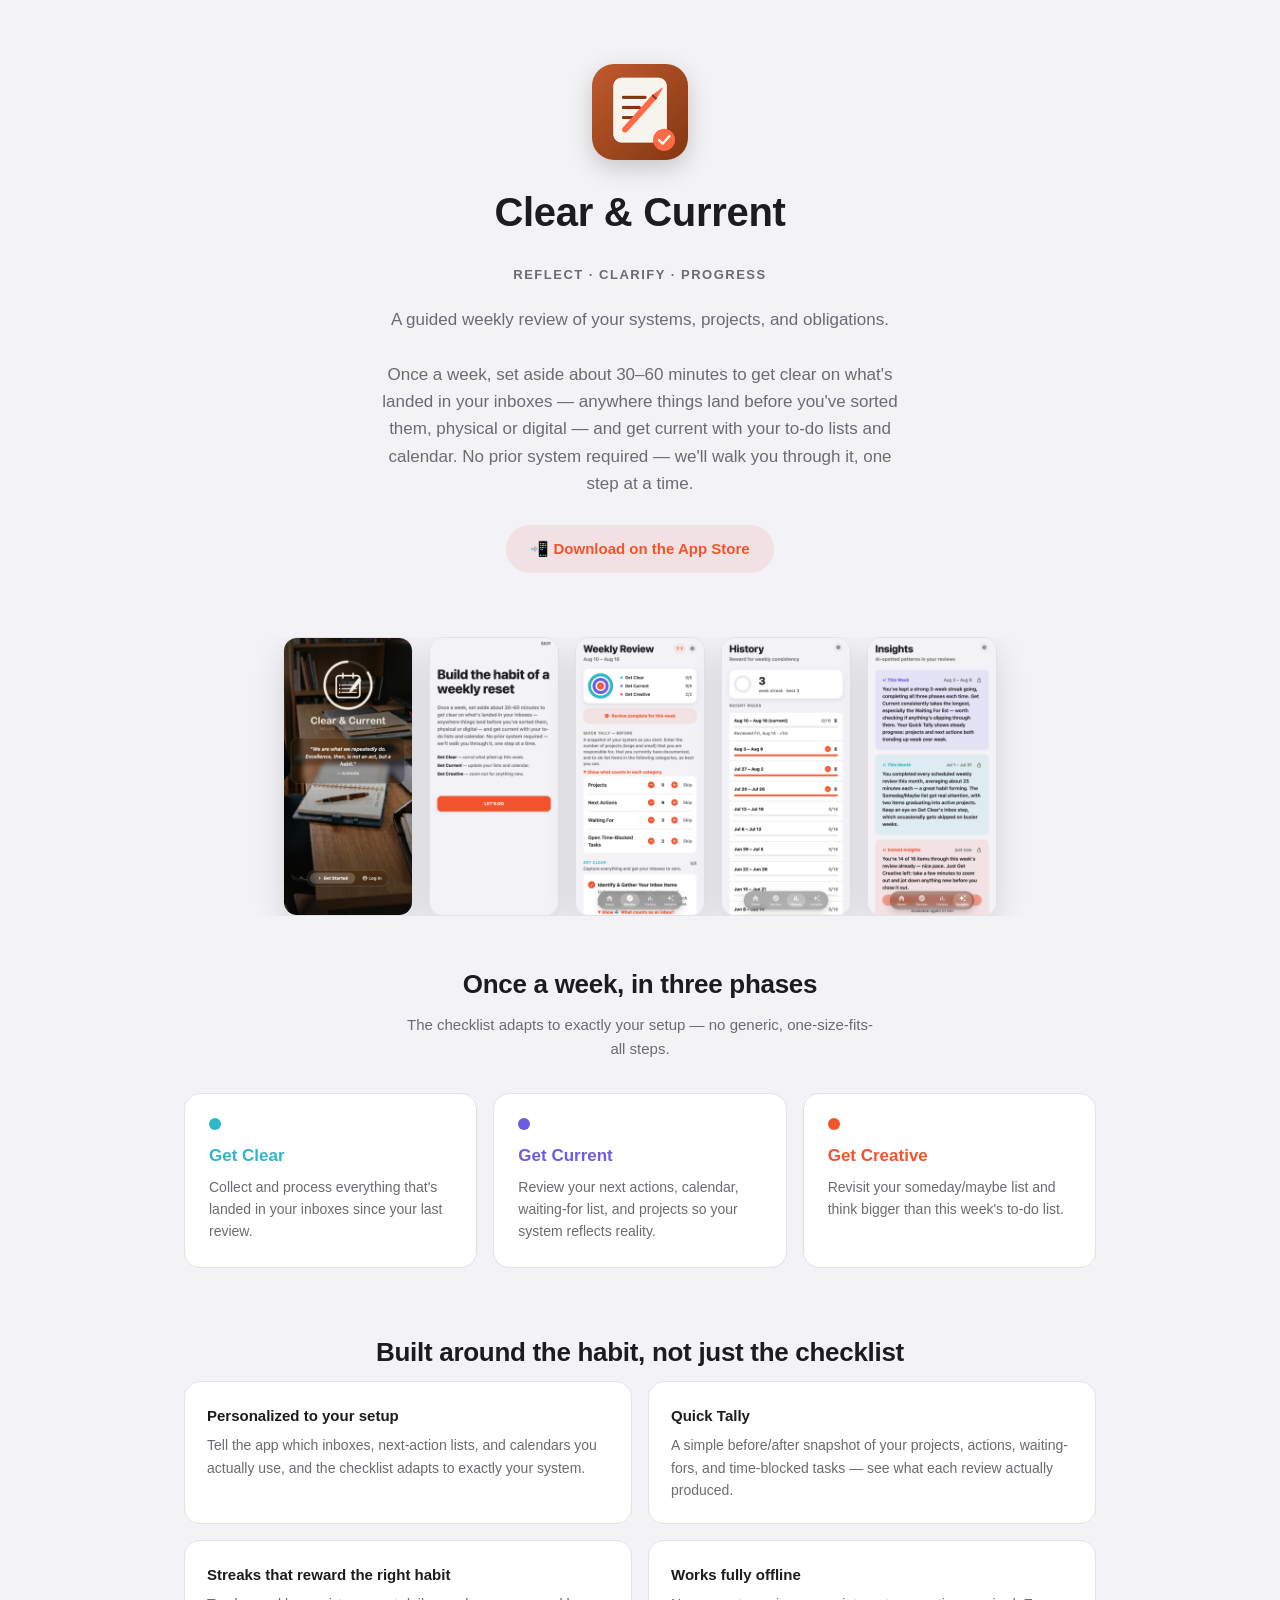
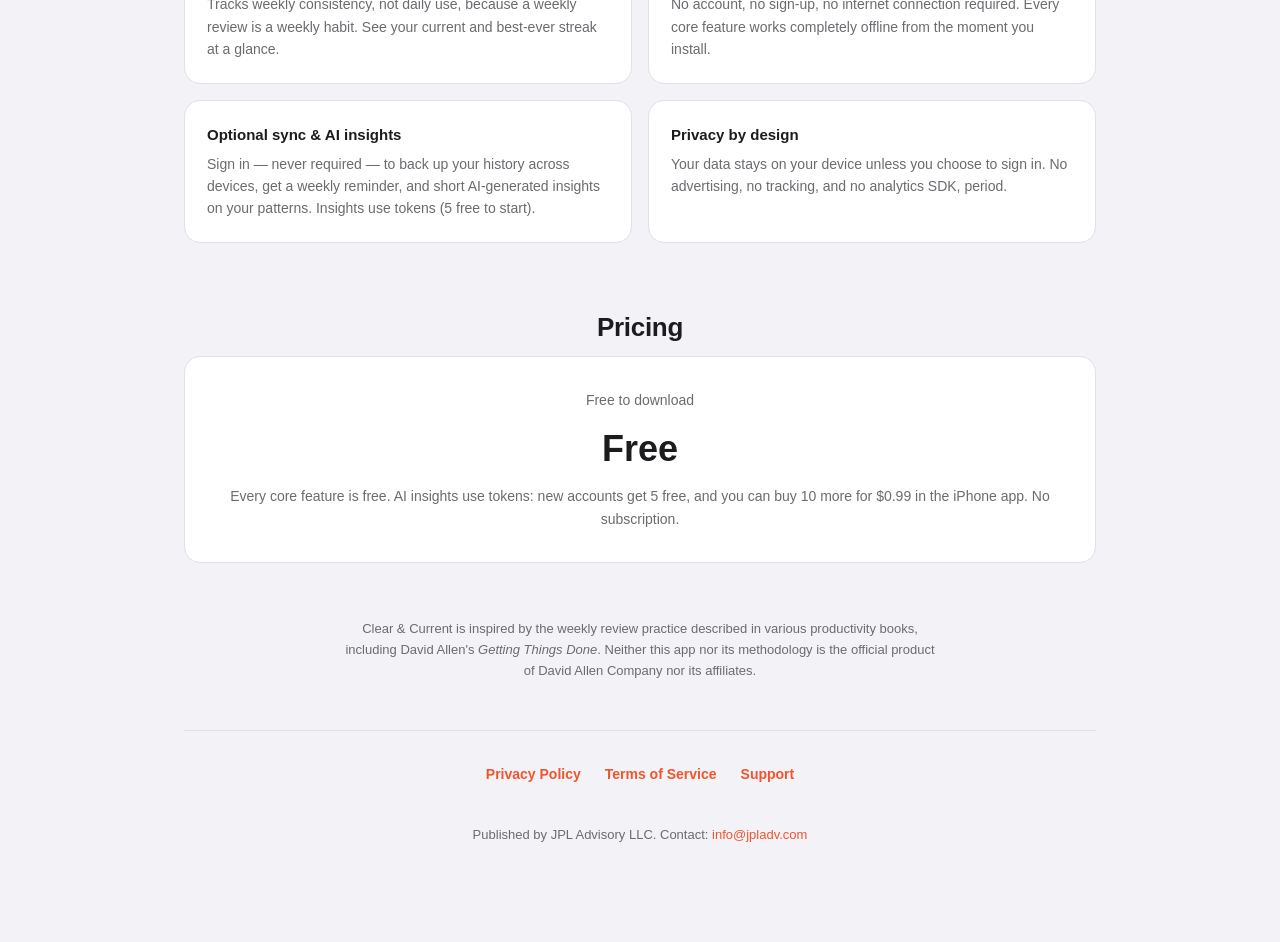
<file: index.html>
<!doctype html>
<html lang="en">
<head>
<meta charset="utf-8" />
<meta name="viewport" content="width=device-width, initial-scale=1" />
<title>Clear & Current — A guided weekly review</title>
<meta name="description" content="Clear & Current is a guided weekly review of your systems, projects, and obligations. Works fully offline. No account required." />
<link rel="icon" href="favicon-32.png" />
<link rel="stylesheet" href="style.css" />
</head>
<body>
<div class="marketing-wrap">

  <div class="hero">
    <img class="app-icon" src="icon-180.png" alt="Clear & Current app icon" />
    <h1>Clear & Current</h1>
    <p class="tagline">Reflect · Clarify · Progress</p>
    <p class="pitch">
      A guided weekly review of your systems, projects, and obligations.
    </p>
    <p class="pitch">
      Once a week, set aside about 30–60 minutes to get clear on what's landed in your inboxes —
      anywhere things land before you've sorted them, physical or digital — and get current with
      your to-do lists and calendar. No prior system required — we'll walk you through it, one
      step at a time.
    </p>
    <a class="badge badge-link" href="https://apps.apple.com/us/app/clear-current/id6801531441">📲 Download on the App Store</a>
  </div>

  <div class="screenshots">
    <img src="screenshots/screenshot-cover.png" alt="Clear & Current cover screen" />
    <img src="screenshots/screenshot-intro.png" alt="Clear & Current onboarding screen" />
    <img src="screenshots/screenshot-review.png" alt="Clear & Current weekly review screen, complete" />
    <img src="screenshots/screenshot-history.png" alt="Clear & Current weekly streak history" />
    <img src="screenshots/screenshot-insights.png" alt="Clear & Current AI-generated insights" />
  </div>

  <h2 class="section-title">Once a week, in three phases</h2>
  <p class="section-subtitle">The checklist adapts to exactly your setup — no generic, one-size-fits-all steps.</p>
  <div class="phases">
    <div class="phase-card phase-clear">
      <div class="phase-dot"></div>
      <h3>Get Clear</h3>
      <p>Collect and process everything that's landed in your inboxes since your last review.</p>
    </div>
    <div class="phase-card phase-current">
      <div class="phase-dot"></div>
      <h3>Get Current</h3>
      <p>Review your next actions, calendar, waiting-for list, and projects so your system reflects reality.</p>
    </div>
    <div class="phase-card phase-creative">
      <div class="phase-dot"></div>
      <h3>Get Creative</h3>
      <p>Revisit your someday/maybe list and think bigger than this week's to-do list.</p>
    </div>
  </div>

  <h2 class="section-title">Built around the habit, not just the checklist</h2>
  <div class="features">
    <div class="feature-card">
      <h3>Personalized to your setup</h3>
      <p>Tell the app which inboxes, next-action lists, and calendars you actually use, and the checklist adapts to exactly your system.</p>
    </div>
    <div class="feature-card">
      <h3>Quick Tally</h3>
      <p>A simple before/after snapshot of your projects, actions, waiting-fors, and time-blocked tasks — see what each review actually produced.</p>
    </div>
    <div class="feature-card">
      <h3>Streaks that reward the right habit</h3>
      <p>Tracks weekly consistency, not daily use, because a weekly review is a weekly habit. See your current and best-ever streak at a glance.</p>
    </div>
    <div class="feature-card">
      <h3>Works fully offline</h3>
      <p>No account, no sign-up, no internet connection required. Every core feature works completely offline from the moment you install.</p>
    </div>
    <div class="feature-card">
      <h3>Optional sync &amp; AI insights</h3>
      <p>Sign in — never required — to back up your history across devices, get a weekly reminder, and short AI-generated insights on your patterns. Insights use tokens (5 free to start).</p>
    </div>
    <div class="feature-card">
      <h3>Privacy by design</h3>
      <p>Your data stays on your device unless you choose to sign in. No advertising, no tracking, and no analytics SDK, period.</p>
    </div>
  </div>

  <h2 class="section-title">Pricing</h2>
  <div class="pricing-card">
    <div class="price-note">Free to download</div>
    <div class="price">Free</div>
    <div class="price-note">Every core feature is free. AI insights use tokens: new accounts get 5 free, and you can buy 10 more for $0.99 in the iPhone app. No subscription.</div>
  </div>

  <p class="disclaimer">
    Clear & Current is inspired by the weekly review practice described in various productivity
    books, including David Allen's <em>Getting Things Done</em>. Neither this app nor its
    methodology is the official product of David Allen Company nor its affiliates.
  </p>

  <div class="marketing-footer">
    <div class="footer-links">
      <a href="privacy-policy.html">Privacy Policy</a>
      <a href="terms.html">Terms of Service</a>
      <a href="support.html">Support</a>
    </div>
    <footer>Published by JPL Advisory LLC. Contact: <a href="mailto:info@jpladv.com">info@jpladv.com</a></footer>
  </div>

</div>
</body>
</html>
</file>
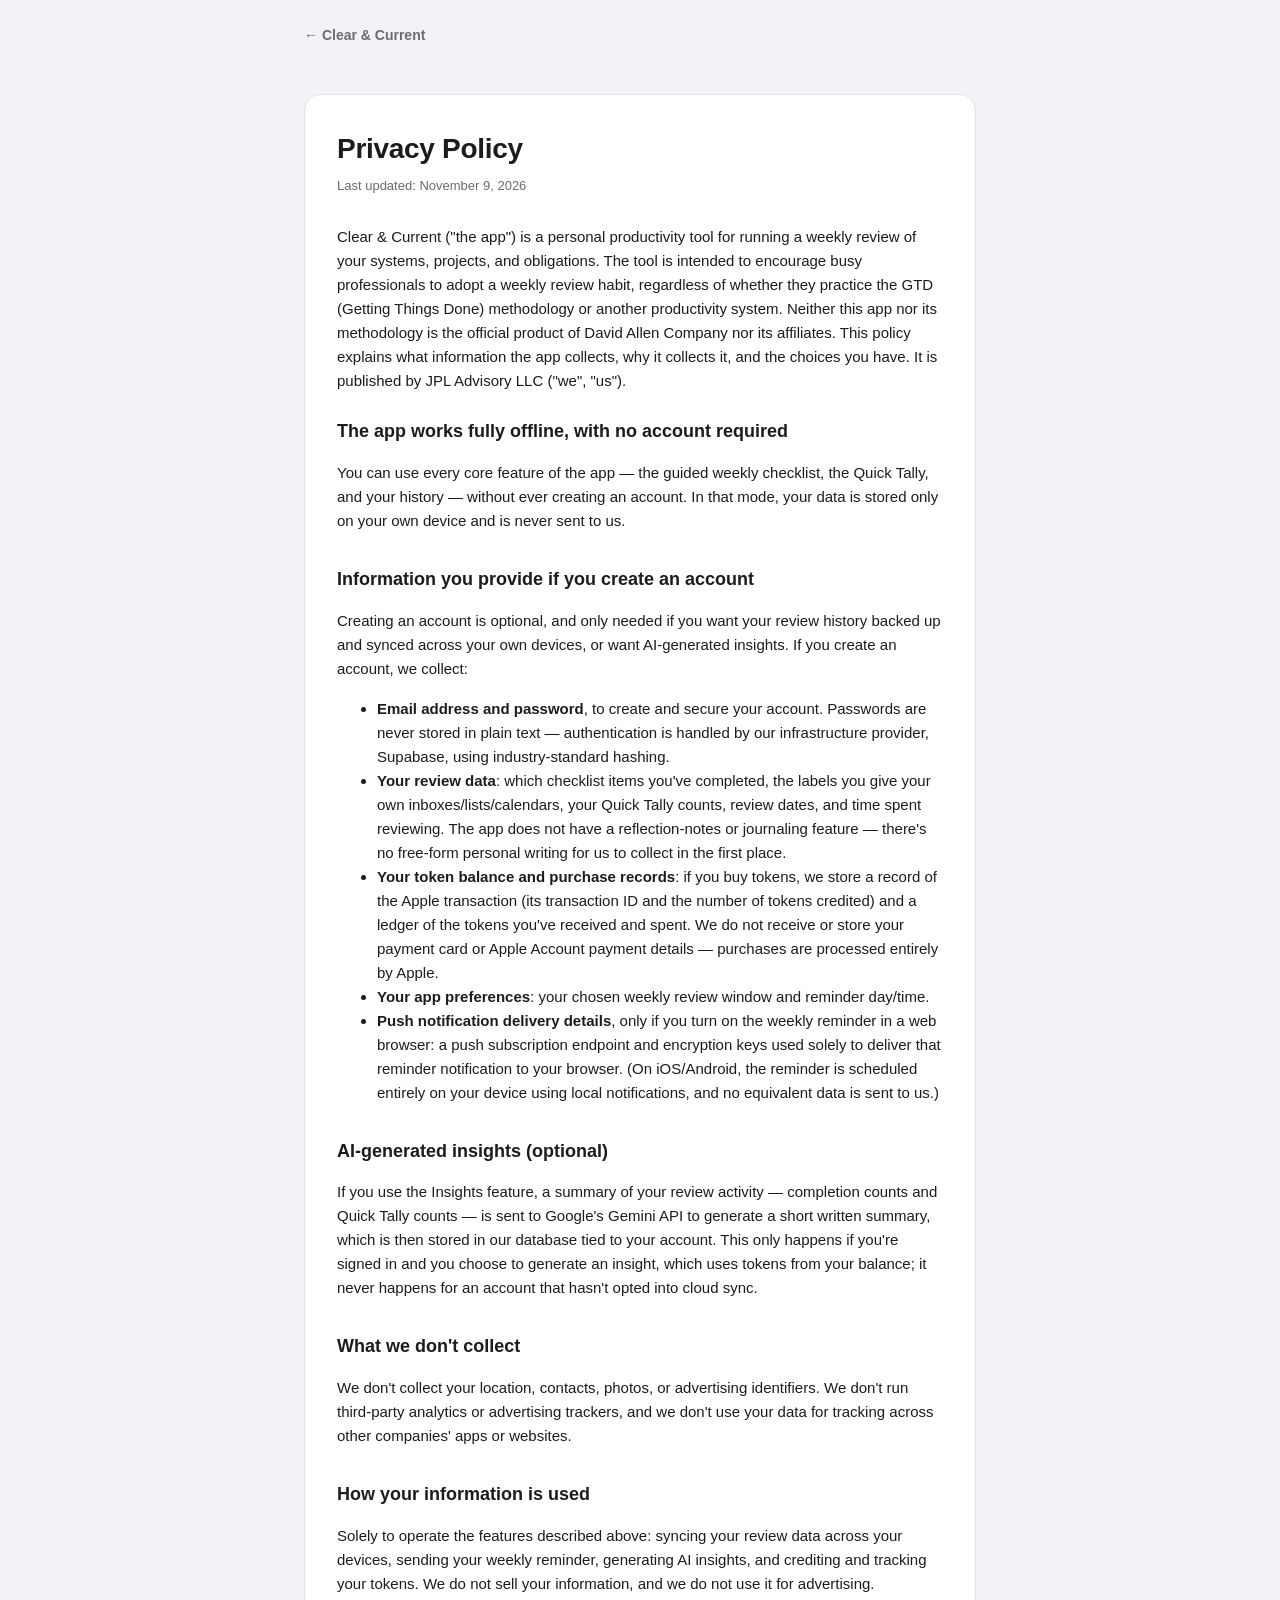
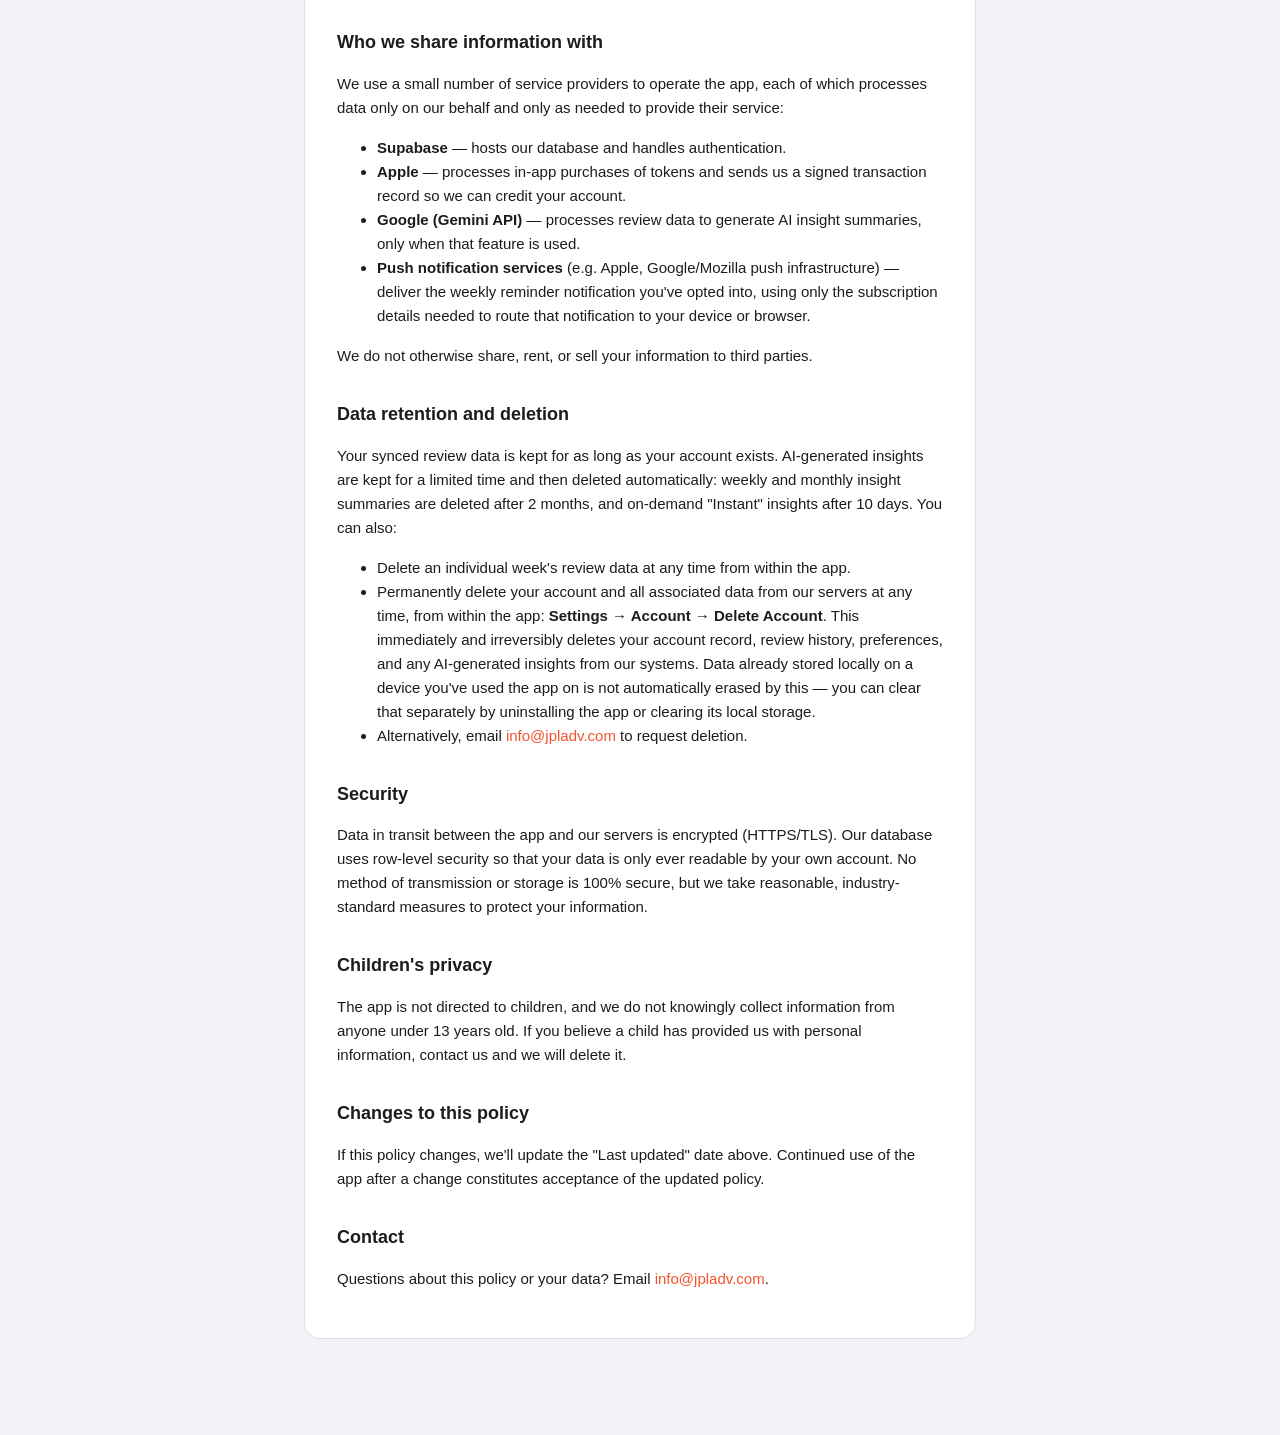
<file: privacy-policy.html>
<!doctype html>
<html lang="en">
<head>
<meta charset="utf-8" />
<meta name="viewport" content="width=device-width, initial-scale=1" />
<title>Privacy Policy — Clear & Current</title>
<link rel="stylesheet" href="style.css" />
</head>
<body>
<nav class="top"><a href="index.html">← Clear & Current</a></nav>
<div class="wrap">
  <div class="card">
    <h1>Privacy Policy</h1>
    <p class="meta">Last updated: November 9, 2026</p>

    <p>Clear & Current ("the app") is a personal productivity tool for running a weekly review of
    your systems, projects, and obligations. The tool is intended to encourage busy professionals
    to adopt a weekly review habit, regardless of whether they practice the GTD (Getting Things
    Done) methodology or another productivity system. Neither this app nor its methodology is the
    official product of David Allen Company nor its affiliates. This policy explains what
    information the app collects, why it collects it, and the choices you have. It is published by
    JPL Advisory LLC ("we", "us").</p>

    <h2>The app works fully offline, with no account required</h2>
    <p>You can use every core feature of the app — the guided weekly checklist, the Quick Tally,
    and your history — without ever creating an account. In that mode, your data is stored only
    on your own device and is never sent to us.</p>

    <h2>Information you provide if you create an account</h2>
    <p>Creating an account is optional, and only needed if you want your review history backed up
    and synced across your own devices, or want AI-generated insights. If you create an account,
    we collect:</p>
    <ul>
      <li><strong>Email address and password</strong>, to create and secure your account. Passwords
      are never stored in plain text — authentication is handled by our infrastructure provider,
      Supabase, using industry-standard hashing.</li>
      <li><strong>Your review data</strong>: which checklist items you've completed, the labels
      you give your own inboxes/lists/calendars, your Quick Tally counts, review dates, and time
      spent reviewing. The app does not have a reflection-notes or journaling feature — there's no
      free-form personal writing for us to collect in the first place.</li>
      <li><strong>Your token balance and purchase records</strong>: if you buy tokens, we store a
      record of the Apple transaction (its transaction ID and the number of tokens credited) and
      a ledger of the tokens you've received and spent. We do not receive or store your payment
      card or Apple Account payment details &mdash; purchases are processed entirely by Apple.</li>
      <li><strong>Your app preferences</strong>: your chosen weekly review window and reminder
      day/time.</li>
      <li><strong>Push notification delivery details</strong>, only if you turn on the weekly
      reminder in a web browser: a push subscription endpoint and encryption keys used solely to
      deliver that reminder notification to your browser. (On iOS/Android, the reminder is
      scheduled entirely on your device using local notifications, and no equivalent data is sent
      to us.)</li>
    </ul>

    <h2>AI-generated insights (optional)</h2>
    <p>If you use the Insights feature, a summary of your review activity — completion counts and
    Quick Tally counts — is sent to Google's Gemini API to generate a short written summary, which
    is then stored in our database tied to your account. This only happens if you're signed in and
    you choose to generate an insight, which uses tokens from your balance; it never happens for an
    account that hasn't opted into cloud sync.</p>

    <h2>What we don't collect</h2>
    <p>We don't collect your location, contacts, photos, or advertising identifiers. We don't run
    third-party analytics or advertising trackers, and we don't use your data for tracking across
    other companies' apps or websites.</p>

    <h2>How your information is used</h2>
    <p>Solely to operate the features described above: syncing your review data across your
    devices, sending your weekly reminder, generating AI insights, and crediting and tracking your
    tokens. We do not sell your
    information, and we do not use it for advertising.</p>

    <h2>Who we share information with</h2>
    <p>We use a small number of service providers to operate the app, each of which processes
    data only on our behalf and only as needed to provide their service:</p>
    <ul>
      <li><strong>Supabase</strong> — hosts our database and handles authentication.</li>
      <li><strong>Apple</strong> &mdash; processes in-app purchases of tokens and sends us a signed
      transaction record so we can credit your account.</li>
      <li><strong>Google (Gemini API)</strong> — processes review data to generate AI insight
      summaries, only when that feature is used.</li>
      <li><strong>Push notification services</strong> (e.g. Apple, Google/Mozilla push
      infrastructure) — deliver the weekly reminder notification you've opted into, using only
      the subscription details needed to route that notification to your device or browser.</li>
    </ul>
    <p>We do not otherwise share, rent, or sell your information to third parties.</p>

    <h2>Data retention and deletion</h2>
    <p>Your synced review data is kept for as long as your account exists. AI-generated insights
    are kept for a limited time and then deleted automatically: weekly and monthly insight
    summaries are deleted after 2 months, and on-demand "Instant" insights after 10 days. You
    can also:</p>
    <ul>
      <li>Delete an individual week's review data at any time from within the app.</li>
      <li>Permanently delete your account and all associated data from our servers at any time,
      from within the app: <strong>Settings → Account → Delete Account</strong>. This
      immediately and irreversibly deletes your account record, review history, preferences, and
      any AI-generated insights from our systems. Data already stored locally on a device you've
      used the app on is not automatically erased by this — you can clear that separately by
      uninstalling the app or clearing its local storage.</li>
      <li>Alternatively, email <a href="mailto:info@jpladv.com">info@jpladv.com</a> to request
      deletion.</li>
    </ul>

    <h2>Security</h2>
    <p>Data in transit between the app and our servers is encrypted (HTTPS/TLS). Our database
    uses row-level security so that your data is only ever readable by your own account. No
    method of transmission or storage is 100% secure, but we take reasonable, industry-standard
    measures to protect your information.</p>

    <h2>Children's privacy</h2>
    <p>The app is not directed to children, and we do not knowingly collect information from
    anyone under 13 years old. If you believe a child has provided us with personal information,
    contact us and we will delete it.</p>

    <h2>Changes to this policy</h2>
    <p>If this policy changes, we'll update the "Last updated" date above. Continued use of the
    app after a change constitutes acceptance of the updated policy.</p>

    <h2>Contact</h2>
    <p>Questions about this policy or your data? Email
    <a href="mailto:info@jpladv.com">info@jpladv.com</a>.</p>
  </div>
</div>
</body>
</html>
</file>
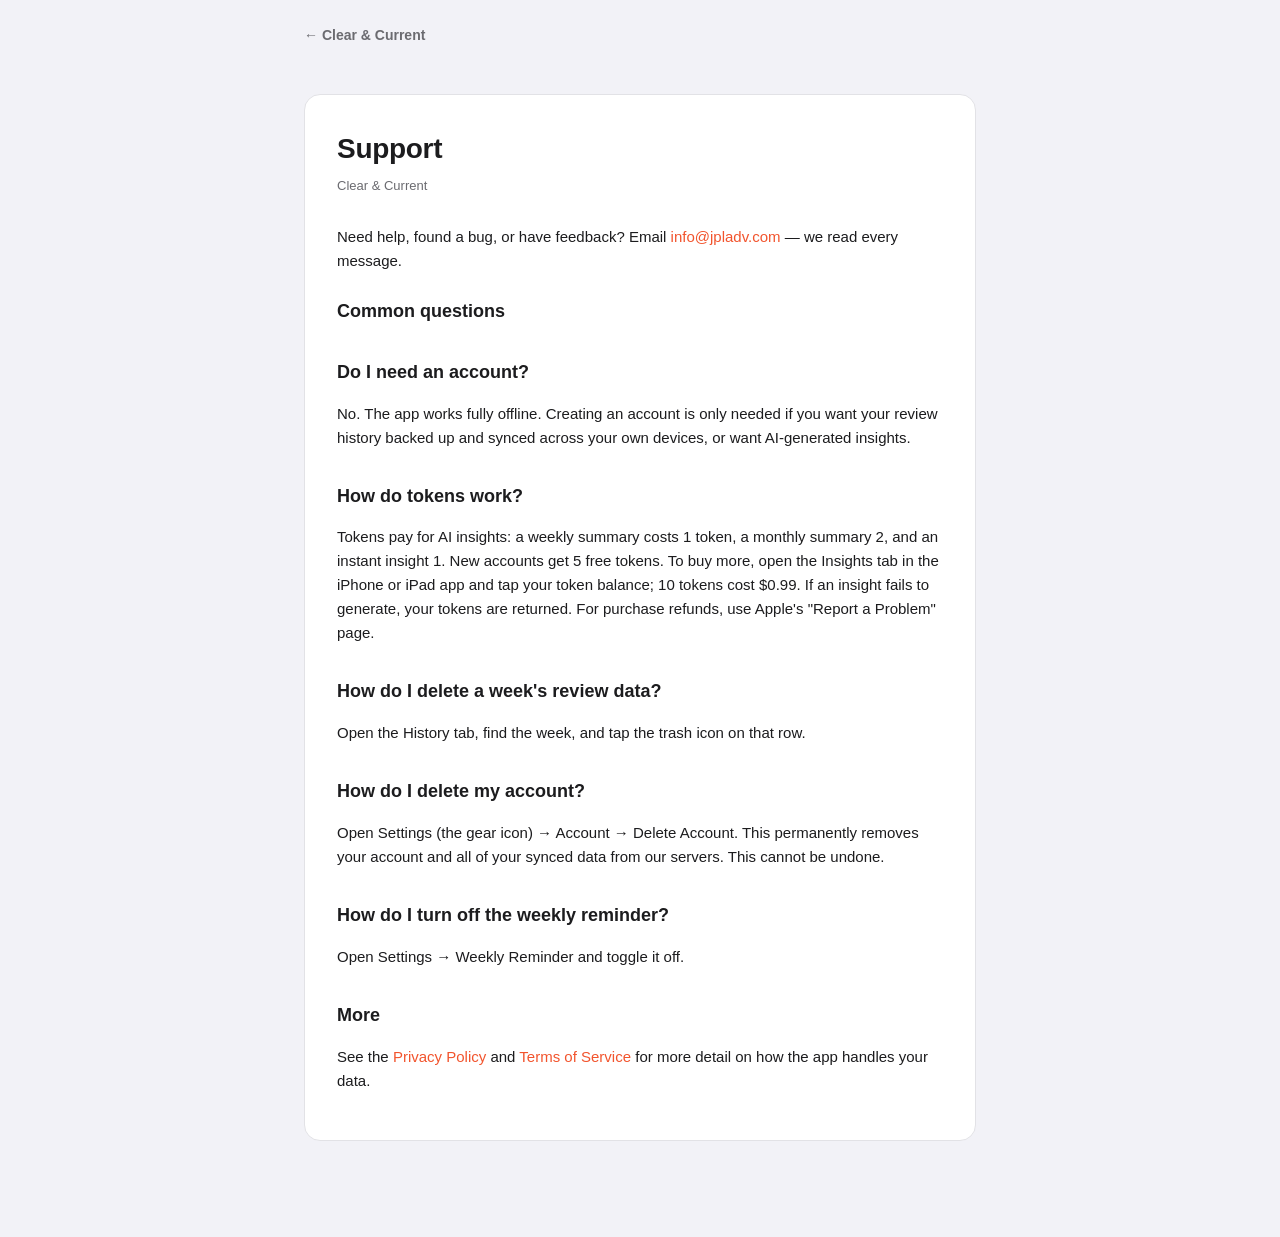
<file: support.html>
<!doctype html>
<html lang="en">
<head>
<meta charset="utf-8" />
<meta name="viewport" content="width=device-width, initial-scale=1" />
<title>Support — Clear & Current</title>
<link rel="stylesheet" href="style.css" />
</head>
<body>
<nav class="top"><a href="index.html">← Clear & Current</a></nav>
<div class="wrap">
  <div class="card">
    <h1>Support</h1>
    <p class="meta">Clear & Current</p>

    <p>Need help, found a bug, or have feedback? Email
    <a href="mailto:info@jpladv.com">info@jpladv.com</a> — we read every message.</p>

    <h2>Common questions</h2>

    <h2>Do I need an account?</h2>
    <p>No. The app works fully offline. Creating an account is only needed if you want your
    review history backed up and synced across your own devices, or want AI-generated insights.</p>

    <h2>How do tokens work?</h2>
    <p>Tokens pay for AI insights: a weekly summary costs 1 token, a monthly summary 2, and an
    instant insight 1. New accounts get 5 free tokens. To buy more, open the Insights tab in the
    iPhone or iPad app and tap your token balance; 10 tokens cost $0.99. If an insight fails to
    generate, your tokens are returned. For purchase refunds, use Apple's "Report a Problem" page.</p>

    <h2>How do I delete a week's review data?</h2>
    <p>Open the History tab, find the week, and tap the trash icon on that
    row.</p>

    <h2>How do I delete my account?</h2>
    <p>Open Settings (the gear icon) → Account → Delete Account. This permanently removes your
    account and all of your synced data from our servers. This cannot be undone.</p>

    <h2>How do I turn off the weekly reminder?</h2>
    <p>Open Settings → Weekly Reminder and toggle it off.</p>

    <h2>More</h2>
    <p>See the <a href="privacy-policy.html">Privacy Policy</a> and
    <a href="terms.html">Terms of Service</a> for more detail on how the app handles your data.</p>
  </div>
</div>
</body>
</html>
</file>
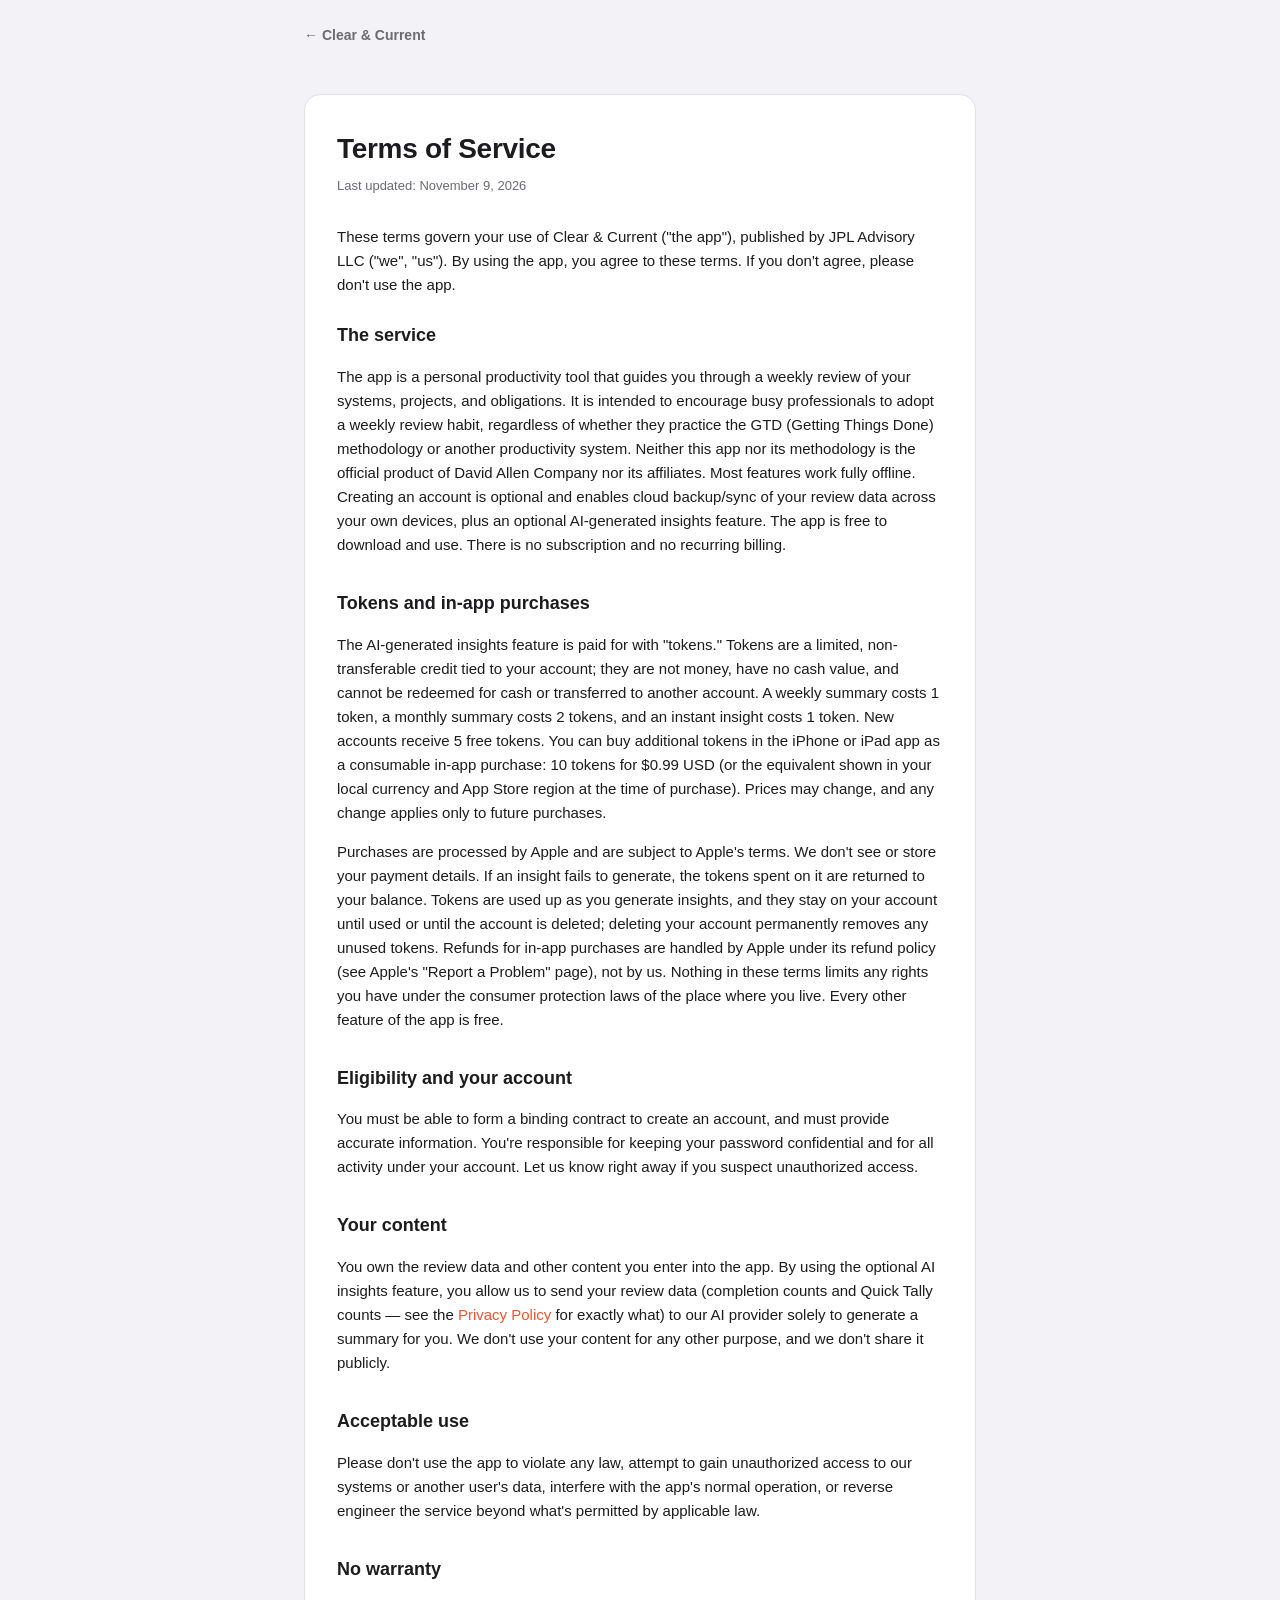
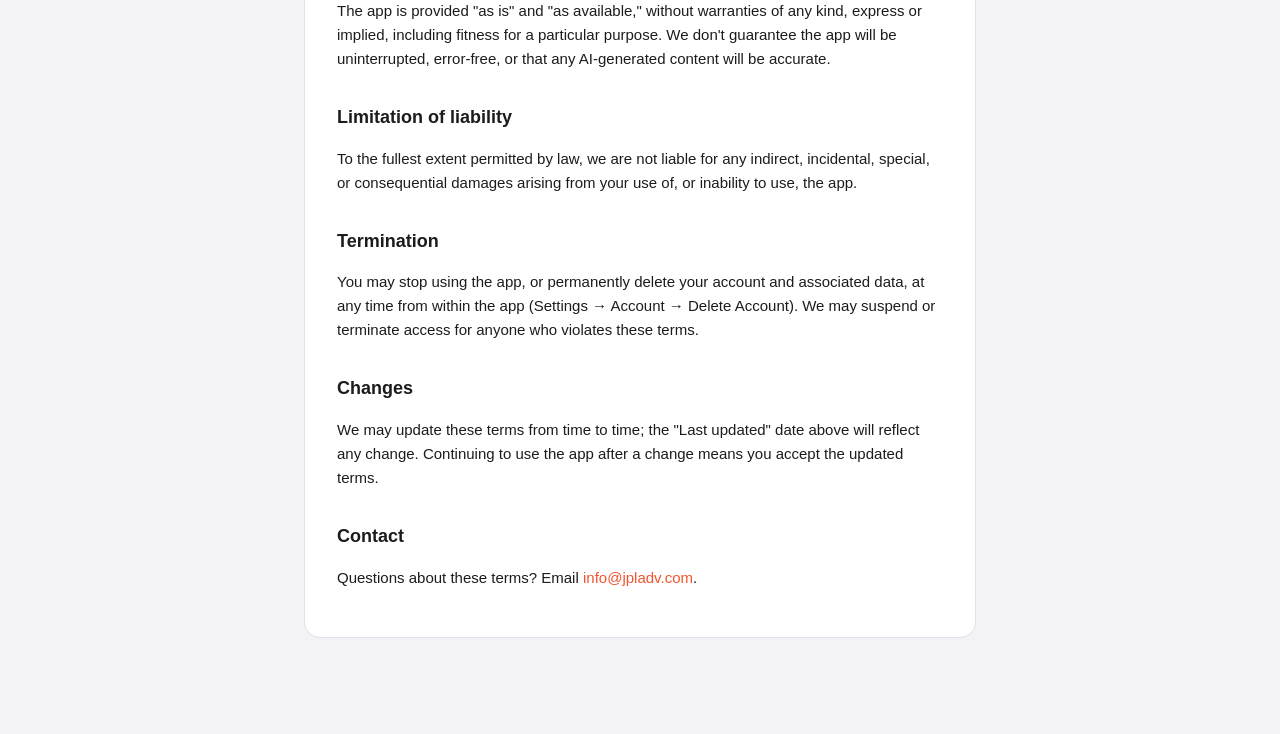
<file: terms.html>
<!doctype html>
<html lang="en">
<head>
<meta charset="utf-8" />
<meta name="viewport" content="width=device-width, initial-scale=1" />
<title>Terms of Service — Clear & Current</title>
<link rel="stylesheet" href="style.css" />
</head>
<body>
<nav class="top"><a href="index.html">← Clear & Current</a></nav>
<div class="wrap">
  <div class="card">
    <h1>Terms of Service</h1>
    <p class="meta">Last updated: November 9, 2026</p>

    <p>These terms govern your use of Clear & Current ("the app"), published by JPL Advisory LLC
    ("we", "us"). By using the app, you agree to these terms. If you don't agree, please don't
    use the app.</p>

    <h2>The service</h2>
    <p>The app is a personal productivity tool that guides you through a weekly review of your
    systems, projects, and obligations. It is intended to encourage busy professionals to adopt a
    weekly review habit, regardless of whether they practice the GTD (Getting Things Done)
    methodology or another productivity system. Neither this app nor its methodology is the
    official product of David Allen Company nor its affiliates. Most features work fully offline.
    Creating an account is optional and enables cloud backup/sync of your review data across your
    own devices, plus an optional AI-generated insights feature. The app is free to download and
    use. There is no subscription and no recurring billing.</p>

    <h2>Tokens and in-app purchases</h2>
    <p>The AI-generated insights feature is paid for with "tokens." Tokens are a limited,
    non-transferable credit tied to your account; they are not money, have no cash value, and
    cannot be redeemed for cash or transferred to another account. A weekly summary costs 1
    token, a monthly summary costs 2 tokens, and an instant insight costs 1 token. New accounts
    receive 5 free tokens. You can buy additional tokens in the iPhone or iPad app as a
    consumable in-app purchase: 10 tokens for $0.99 USD (or the equivalent shown in your local
    currency and App Store region at the time of purchase). Prices may change, and any change
    applies only to future purchases.</p>
    <p>Purchases are processed by Apple and are subject to Apple's terms. We don't see or store
    your payment details. If an insight fails to generate, the tokens spent on it are returned to
    your balance. Tokens are used up as you generate insights, and they stay on your account until
    used or until the account is deleted; deleting your account permanently removes any unused
    tokens. Refunds for in-app purchases are handled by Apple under its refund policy (see
    Apple's "Report a Problem" page), not by us. Nothing in these terms limits any rights you have under the consumer protection laws
    of the place where you live. Every other feature of the app is free.</p>

    <h2>Eligibility and your account</h2>
    <p>You must be able to form a binding contract to create an account, and must provide
    accurate information. You're responsible for keeping your password confidential and for all
    activity under your account. Let us know right away if you suspect unauthorized access.</p>

    <h2>Your content</h2>
    <p>You own the review data and other content you enter into the app. By using the optional AI
    insights feature, you allow us to send your review data (completion counts and Quick Tally
    counts — see the <a href="privacy-policy.html">Privacy Policy</a> for exactly what) to our AI
    provider solely to generate a summary for you. We don't use your content for any other
    purpose, and we don't share it publicly.</p>

    <h2>Acceptable use</h2>
    <p>Please don't use the app to violate any law, attempt to gain unauthorized access to our
    systems or another user's data, interfere with the app's normal operation, or reverse
    engineer the service beyond what's permitted by applicable law.</p>

    <h2>No warranty</h2>
    <p>The app is provided "as is" and "as available," without warranties of any kind, express
    or implied, including fitness for a particular purpose. We don't guarantee the app will be
    uninterrupted, error-free, or that any AI-generated content will be accurate.</p>

    <h2>Limitation of liability</h2>
    <p>To the fullest extent permitted by law, we are not liable for any indirect, incidental,
    special, or consequential damages arising from your use of, or inability to use, the app.</p>

    <h2>Termination</h2>
    <p>You may stop using the app, or permanently delete your account and associated data, at
    any time from within the app (Settings → Account → Delete Account). We may suspend or
    terminate access for anyone who violates these terms.</p>

    <h2>Changes</h2>
    <p>We may update these terms from time to time; the "Last updated" date above will reflect
    any change. Continuing to use the app after a change means you accept the updated terms.</p>

    <h2>Contact</h2>
    <p>Questions about these terms? Email <a href="mailto:info@jpladv.com">info@jpladv.com</a>.</p>
  </div>
</div>
</body>
</html>
</file>
<file: style.css>
:root {
  --bg: #f2f2f7;
  --card: #ffffff;
  --text: #1c1c1e;
  --text-secondary: #6b6b70;
  --accent: #f2542d;
  --accent-wash: #f2542d1a;
  --clear: #2fb8c6;
  --clear-wash: #2fb8c61a;
  --current: #6c5ce0;
  --current-wash: #6c5ce01a;
  --border: #e2e2e6;
}

@media (prefers-color-scheme: dark) {
  :root {
    --bg: #000000;
    --card: #1c1c1e;
    --text: #f2f2f7;
    --text-secondary: #a0a0a5;
    --accent: #ff6a47;
    --accent-wash: #ff6a471f;
    --clear: #3dd9e3;
    --clear-wash: #3dd9e31f;
    --current: #8779ff;
    --current-wash: #8779ff1f;
    --border: #2c2c2e;
  }
}

* {
  box-sizing: border-box;
}

body {
  margin: 0;
  padding: 0;
  background: var(--bg);
  color: var(--text);
  font-family: -apple-system, BlinkMacSystemFont, "Segoe UI", Roboto, Helvetica, Arial, sans-serif;
  line-height: 1.6;
}

.wrap {
  max-width: 720px;
  margin: 0 auto;
  padding: 48px 24px 96px;
}

.card {
  background: var(--card);
  border: 1px solid var(--border);
  border-radius: 16px;
  padding: 32px;
}

h1 {
  font-size: 28px;
  font-weight: 800;
  letter-spacing: -0.3px;
  margin: 0 0 4px;
}

h2 {
  font-size: 18px;
  font-weight: 700;
  margin: 32px 0 8px;
}

h2:first-of-type {
  margin-top: 24px;
}

p, li {
  color: var(--text);
  font-size: 15px;
}

.meta {
  color: var(--text-secondary);
  font-size: 13px;
  margin: 0 0 28px;
}

a {
  color: var(--accent);
  text-decoration: none;
}

a:hover {
  text-decoration: underline;
}

nav.top {
  max-width: 720px;
  margin: 0 auto;
  padding: 24px 24px 0;
  font-size: 14px;
}

nav.top a {
  color: var(--text-secondary);
  font-weight: 600;
}

.home-links {
  display: flex;
  flex-direction: column;
  gap: 12px;
  margin-top: 24px;
}

.home-links a {
  display: block;
  padding: 16px 20px;
  border: 1px solid var(--border);
  border-radius: 12px;
  color: var(--text);
  font-weight: 700;
}

footer {
  margin-top: 40px;
  color: var(--text-secondary);
  font-size: 13px;
}

/* Marketing homepage — everything below is scoped to index.html only. */

.marketing-wrap {
  max-width: 960px;
  margin: 0 auto;
  padding: 64px 24px 96px;
}

.hero {
  display: flex;
  flex-direction: column;
  align-items: center;
  text-align: center;
  margin-bottom: 56px;
}

.hero img.app-icon {
  width: 96px;
  height: 96px;
  border-radius: 22px;
  box-shadow: 0 8px 24px rgba(0, 0, 0, 0.18);
  margin-bottom: 20px;
}

.hero h1 {
  font-size: 40px;
  margin-bottom: 8px;
}

.hero .tagline {
  color: var(--text-secondary);
  font-size: 13px;
  font-weight: 700;
  letter-spacing: 1.5px;
  text-transform: uppercase;
  margin-bottom: 20px;
}

.hero .pitch {
  max-width: 520px;
  margin: 0 auto 28px;
  font-size: 17px;
  color: var(--text-secondary);
}

.badge {
  display: inline-flex;
  align-items: center;
  gap: 8px;
  padding: 12px 24px;
  border-radius: 999px;
  background: var(--accent-wash);
  color: var(--accent);
  font-weight: 700;
  font-size: 15px;
}

.badge-link {
  transition: background 0.15s ease;
}

.badge-link:hover {
  background: var(--accent);
  color: var(--card);
  text-decoration: none;
}

.screenshots {
  display: flex;
  /* "safe" keeps this centered when everything fits, but falls back to left-aligned/scrollable
     instead of clipping the start of the row when it overflows (e.g. 5 screenshots on mobile) —
     plain "center" on an overflowing flex row makes the overflowed start inaccessible to scroll. */
  justify-content: safe center;
  gap: 16px;
  flex-wrap: nowrap;
  overflow-x: auto;
  margin: 64px 0 48px;
}

.screenshots img {
  width: 130px;
  flex: 0 0 auto;
  border-radius: 14px;
  border: 1px solid var(--border);
  box-shadow: 0 12px 32px rgba(0, 0, 0, 0.12);
}

.section-title {
  text-align: center;
  font-size: 26px;
  font-weight: 800;
  letter-spacing: -0.3px;
  margin: 64px 0 8px;
}

.section-subtitle {
  text-align: center;
  color: var(--text-secondary);
  max-width: 480px;
  margin: 0 auto 32px;
}

.phases {
  display: grid;
  grid-template-columns: repeat(3, 1fr);
  gap: 16px;
}

.phase-card {
  background: var(--card);
  border: 1px solid var(--border);
  border-radius: 16px;
  padding: 24px;
}

.phase-dot {
  width: 12px;
  height: 12px;
  border-radius: 50%;
  margin-bottom: 12px;
}

.phase-card h3 {
  font-size: 17px;
  margin: 0 0 6px;
}

.phase-card p {
  color: var(--text-secondary);
  font-size: 14px;
  margin: 0;
}

.phase-clear .phase-dot { background: var(--clear); }
.phase-clear h3 { color: var(--clear); }
.phase-current .phase-dot { background: var(--current); }
.phase-current h3 { color: var(--current); }
.phase-creative .phase-dot { background: var(--accent); }
.phase-creative h3 { color: var(--accent); }

.features {
  display: grid;
  grid-template-columns: repeat(2, 1fr);
  gap: 16px;
}

.feature-card {
  background: var(--card);
  border: 1px solid var(--border);
  border-radius: 16px;
  padding: 22px;
}

.feature-card h3 {
  font-size: 15px;
  margin: 0 0 6px;
}

.feature-card p {
  color: var(--text-secondary);
  font-size: 14px;
  margin: 0;
}

.pricing-card {
  background: var(--card);
  border: 1px solid var(--border);
  border-radius: 16px;
  padding: 32px;
  text-align: center;
}

.pricing-card .price {
  font-size: 36px;
  font-weight: 800;
  margin: 8px 0;
}

.pricing-card .price-note {
  color: var(--text-secondary);
  font-size: 14px;
}

.disclaimer {
  color: var(--text-secondary);
  font-size: 13px;
  text-align: center;
  max-width: 600px;
  margin: 56px auto 0;
}

.marketing-footer {
  text-align: center;
  margin-top: 48px;
  padding-top: 32px;
  border-top: 1px solid var(--border);
}

.marketing-footer .footer-links {
  display: flex;
  justify-content: center;
  gap: 24px;
  margin-bottom: 16px;
  font-weight: 600;
  font-size: 14px;
}

@media (max-width: 640px) {
  .phases,
  .features {
    grid-template-columns: 1fr;
  }
}
</file>
